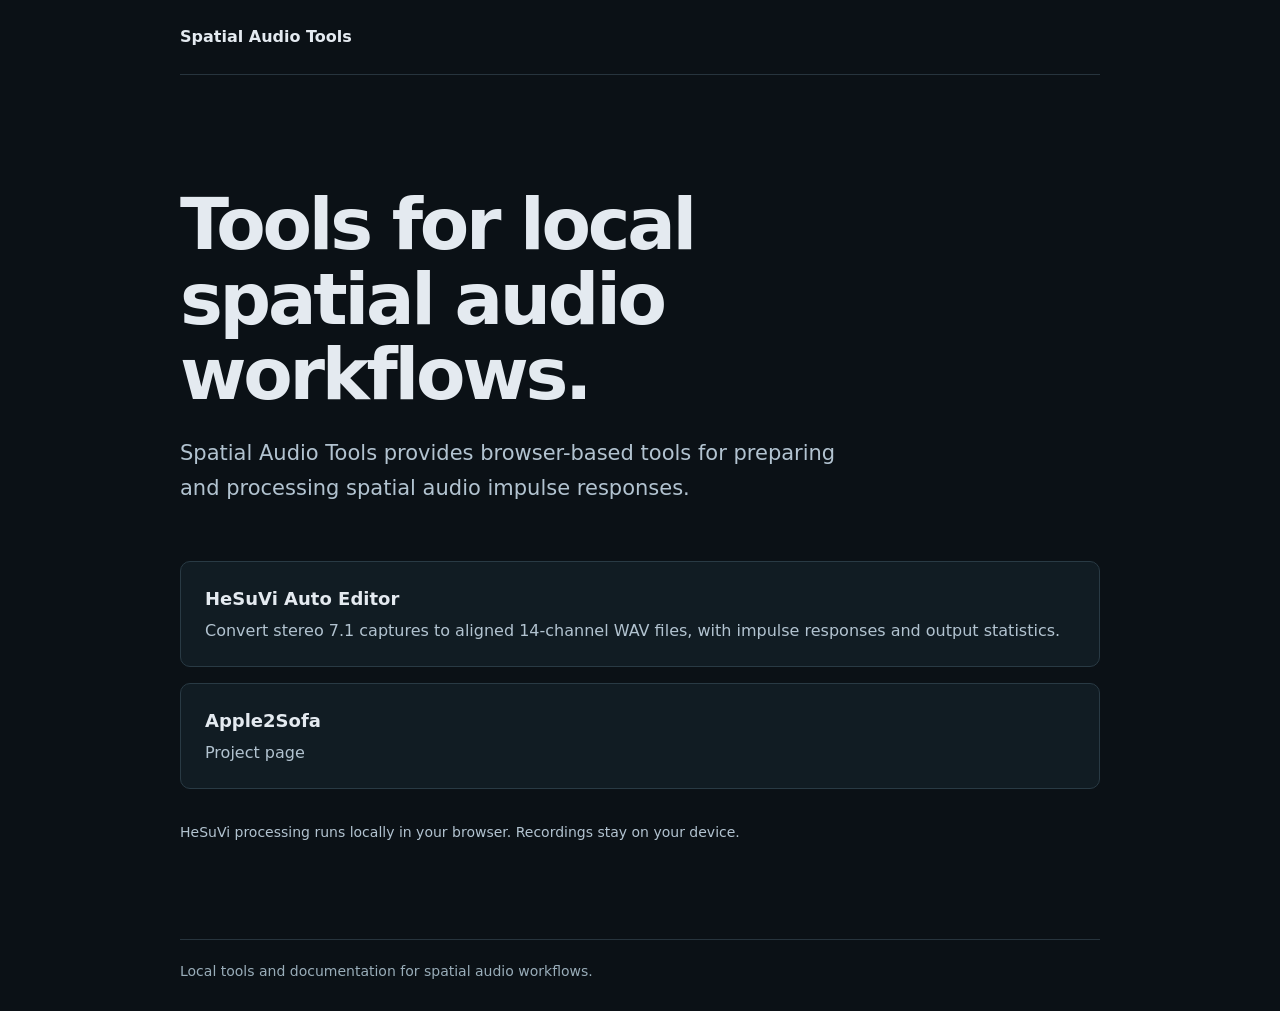
<file: index.html>
<!doctype html>
<html lang="en">
<head>
  <meta charset="utf-8">
  <meta name="viewport" content="width=device-width, initial-scale=1">
  <meta name="color-scheme" content="dark">
  <meta name="description" content="Browser-based tools for preparing and processing spatial audio impulse responses.">
  <title>Spatial Audio Tools</title>
  <style>
    :root { color-scheme: dark; font-family: Inter, ui-sans-serif, system-ui, sans-serif; color: #e4eaf0; background: #0b1116; line-height: 1.65; }
    * { box-sizing: border-box; }
    body { margin: 0; }
    header, main, footer { width: min(100% - 40px, 920px); margin: 0 auto; }
    header { padding: 24px 0; border-bottom: 1px solid #27343d; }
    header a { color: inherit; text-decoration: none; font-weight: 650; }
    main { padding: clamp(48px, 10vw, 112px) 0 80px; }
    h1 { max-width: 760px; margin: 0; font-size: clamp(40px, 8vw, 72px); line-height: 1.04; letter-spacing: -.045em; }
    .lead { max-width: 680px; margin: 24px 0 0; color: #b2c3d0; font-size: clamp(18px, 2.4vw, 21px); }
    nav { display: grid; gap: 16px; margin-top: 56px; }
    nav a { display: block; padding: 22px 24px; border: 1px solid #293a44; border-radius: 10px; color: #89d8cb; text-decoration: none; background: #111c23; }
    nav a:hover { border-color: #89d8cb; }
    nav a:focus-visible { outline: 3px solid #dfba75; outline-offset: 3px; }
    nav strong { display: block; margin-bottom: 4px; color: #e4eaf0; font-size: 18px; }
    nav span { color: #b2c3d0; }
    .limit { max-width: 680px; margin-top: 32px; color: #b2c3d0; font-size: 14px; }
    footer { padding: 20px 0 28px; border-top: 1px solid #27343d; color: #99adb9; font-size: 14px; }
    @media (max-width: 520px) { header, main, footer { width: min(100% - 32px, 920px); } nav { margin-top: 40px; } nav a { padding: 18px; } }
  </style>
</head>
<body>
  <header><a href="./">Spatial Audio Tools</a></header>
  <main>
    <h1>Tools for local spatial audio workflows.</h1>
    <p class="lead">Spatial Audio Tools provides browser-based tools for preparing and processing spatial audio impulse responses.</p>
    <nav aria-label="Project documentation">
      <a href="https://aaronth07.github.io/hesuvi-auto-editor/">
        <strong>HeSuVi Auto Editor</strong>
        <span>Convert stereo 7.1 captures to aligned 14-channel WAV files, with impulse responses and output statistics.</span>
      </a>
      <a href="./apple2sofa/">
        <strong>Apple2Sofa</strong>
        <span>Project page</span>
      </a>
    </nav>
    <p class="limit">HeSuVi processing runs locally in your browser. Recordings stay on your device.</p>
  </main>
  <footer>Local tools and documentation for spatial audio workflows.</footer>
</body>
</html>
</file>
